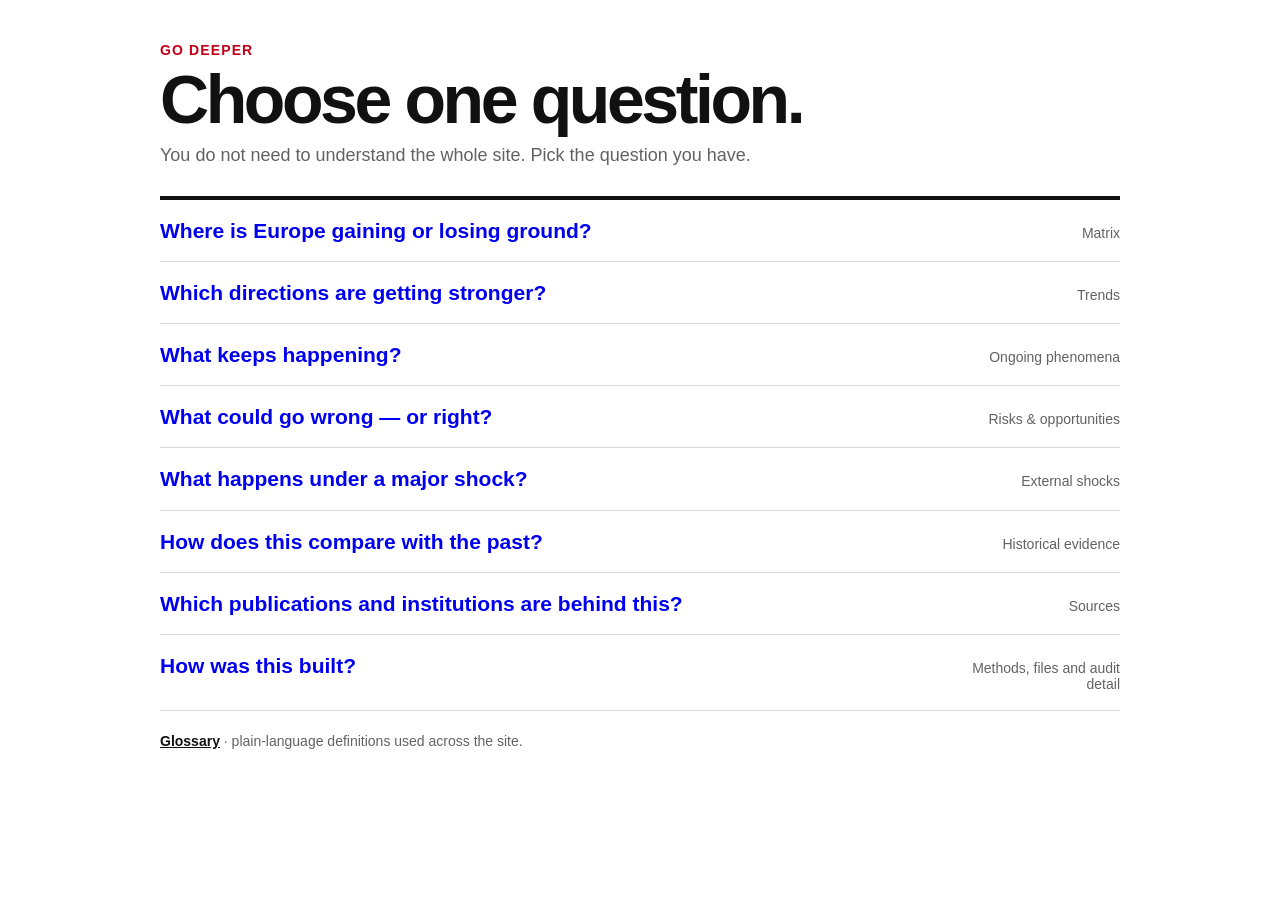
<file: explore/index.html>
<!doctype html><html lang="en"><head>
<meta http-equiv="Cache-Control" content="no-cache, no-store, must-revalidate"><meta charset="utf-8"><meta name="viewport" content="width=device-width,initial-scale=1"><meta name="robots" content="noindex,nofollow,noarchive">
<title>Go deeper · R&amp;I × Geopolitics Radar</title>
<link rel="stylesheet" href="../reform.css?v=23.1">
<!-- Regression compatibility only: reform.css?v=23.0 · site-shell.js?v=23.0 -->
</head><body class="explore-page">
<main class="explore-main">
  <section class="explore-lead"><div class="eyebrow">Go deeper</div><h1>Choose one question.</h1><p>You do not need to understand the whole site. Pick the question you have.</p></section>
  <nav class="explore-grid" aria-label="Deeper analysis">
    <a href="../frontier/quick/"><strong>Where is Europe gaining or losing ground?</strong><span>Matrix</span></a>
    <a href="../trends/"><strong>Which directions are getting stronger?</strong><span>Trends</span></a>
    <a href="../phenomena/"><strong>What keeps happening?</strong><span>Ongoing phenomena</span></a>
    <a href="../priorities/"><strong>What could go wrong — or right?</strong><span>Risks &amp; opportunities</span></a>
    <a href="../shocks/"><strong>What happens under a major shock?</strong><span>External shocks</span></a>
    <a href="../historical/"><strong>How does this compare with the past?</strong><span>Historical evidence</span></a>
    <a href="../literature/"><strong>Which publications and institutions are behind this?</strong><span>Sources</span></a>
    <a href="../stuff/"><strong>How was this built?</strong><span>Methods, files and audit detail</span></a>
  </nav>
  <p class="explore-small"><a href="../glossary/">Glossary</a> · plain-language definitions used across the site.</p>
</main>
<script src="../site-shell.js?v=23.1"></script>
</body></html>
</file>
<file: reform.css>
:root{--r-black:#0b0b0b;--r-red:#c40018;--r-line:#d8d8d8;--r-muted:#626262;--r-max:1040px;--r-page:3.1rem;--r-section:1.8rem;--r-claim:1.16rem;--r-text:1rem;--r-small:.875rem}
*{box-sizing:border-box}.calm-site{background:#fff!important;color:#111!important;font-family:Arial,Helvetica,sans-serif!important;font-size:16px!important;line-height:1.5!important}.calm-site a{color:inherit}.legacy-site-header,.legacy-site-furniture{display:none!important}.calm-header{background:var(--r-black);color:#fff;border-bottom:5px solid var(--r-red);position:relative;z-index:30}.calm-bar{width:min(calc(100% - 32px),var(--r-max));min-height:58px;margin:auto;display:flex;align-items:center;justify-content:space-between;gap:24px}.calm-brand{font-weight:900;text-decoration:none;font-size:16px;white-space:nowrap}.calm-header nav{display:flex;align-items:stretch}.calm-header nav a{min-height:58px;display:flex;align-items:center;padding:0 13px;text-decoration:none;font-size:14px;font-weight:800;border-left:1px solid rgba(255,255,255,.18)}.calm-header nav a:hover,.calm-header nav a[aria-current="page"]{background:var(--r-red)}
.calm-intro{background:#fff;border-bottom:1px solid var(--r-line)}.calm-intro-inner{width:min(calc(100% - 32px),var(--r-max));margin:auto;padding:28px 0 24px}.calm-intro h1{font-size:var(--r-page)!important;line-height:.98!important;letter-spacing:-.05em!important;margin:0!important;color:#111!important}.calm-intro p{font-size:1.05rem!important;line-height:1.45!important;color:var(--r-muted)!important;margin:10px 0 0!important;max-width:760px!important}.calm-site main,.calm-site .wrap{width:min(calc(100% - 32px),var(--r-max))!important;margin-left:auto!important;margin-right:auto!important}.calm-site main{padding-top:26px!important;padding-bottom:70px!important}
.calm-site h2{font-size:var(--r-section)!important;line-height:1.08!important;letter-spacing:-.035em!important}.calm-site h3{font-size:var(--r-claim)!important;line-height:1.25!important}.calm-site p,.calm-site li{font-size:var(--r-text)!important}.calm-site small,.calm-site .meta,.calm-site .count,.calm-site .eyebrow,.calm-site .label,.calm-site .tag{font-size:var(--r-small)!important}.calm-site .eyebrow{color:var(--r-red)!important;font-weight:900!important}.calm-site .muted{color:var(--r-muted)!important}
.depth-fold{max-width:760px;margin:26px 0;border-top:1px solid var(--r-line)}.depth-fold>summary{padding:12px 0;cursor:pointer;font-weight:800;list-style:none}.depth-fold>summary::before{content:'+ ';color:var(--r-red)}.depth-fold[open]>summary::before{content:'− '}.calm-top{position:fixed;right:14px;bottom:14px;z-index:60;border:1px solid #111;background:#fff;color:#111;padding:9px 12px;font-size:14px;font-weight:800;opacity:0;pointer-events:none}.calm-top.show{opacity:1;pointer-events:auto}.calm-top:hover{background:#111;color:#fff}
/* Surface pages: reduce chrome and let the finding lead. */
.calm-site .nav,.calm-site .core-path,.calm-site .core-flow,.calm-site .statusbar,.calm-site .scan-strip,.calm-site .site-guide,.calm-site .dashboard{display:none!important}.calm-site .summary{color:var(--r-muted)!important;margin:0 0 24px!important}.calm-site .section-head{display:block!important;margin:0 0 15px!important}.calm-site .section-head p{max-width:760px!important;color:var(--r-muted)!important}.calm-site .panel,.calm-site .pattern,.calm-site .phenomenon,.calm-site .publication,.calm-site .pub,.calm-site .term,.calm-site .entry{box-shadow:none!important;border-radius:0!important}.calm-site .panel,.calm-site .pattern,.calm-site .phenomenon{border-left:0!important;border-right:0!important}.calm-site .btn,.calm-site button,.calm-site .filter{border-radius:0!important}.calm-site .tag,.calm-site .chip,.calm-site .badge{border-radius:0!important}
/* Read at least this: one claim at a time, evidence only on request. */
.reader-calm .tree-list{display:block!important}.reader-calm .issue-chart{min-height:0!important;border:0!important;border-bottom:1px solid var(--r-line)!important;padding:20px 0!important;overflow:visible!important}.reader-calm .chart-no{position:static!important;color:var(--r-red)!important;font-size:var(--r-small)!important;font-weight:900!important;margin-bottom:7px!important}.reader-calm .tree-svg{display:none!important}.reader-calm .tree-grid{display:block!important;min-height:0!important;padding:0!important}.reader-calm .node{display:none!important}.reader-calm .node.main{display:block!important;position:static!important;margin:0!important;background:#fff!important;color:#111!important;border:0!important;padding:0!important;text-align:left!important;min-height:0!important}.reader-calm .node.main a.node-title{color:#111!important;font-size:1.28rem!important;line-height:1.2!important;font-weight:850!important;text-decoration:none!important}.reader-calm .node.main .node-what,.reader-calm .node.main .node-why{color:var(--r-muted)!important;font-size:1rem!important;line-height:1.5!important;margin-top:6px!important}.reader-calm .node.main .node-what strong,.reader-calm .node.main .node-why strong{color:#111!important}.reader-calm .node.main .node-meta{color:var(--r-muted)!important;font-size:var(--r-small)!important;margin-top:8px!important}.issue-depth{margin-top:10px!important}.issue-depth>summary{cursor:pointer;font-size:var(--r-small)!important;font-weight:850!important;list-style:none}.issue-depth>summary::before{content:'+ ';color:var(--r-red)}.issue-depth[open]>summary::before{content:'− '}.issue-depth .node.sub,.issue-depth .node.leaf{display:block!important;margin:10px 0 0 20px!important;border:0!important;border-left:3px solid #111!important;padding:8px 0 8px 12px!important;text-align:left!important}.issue-depth .node.leaf{margin-left:38px!important;border-left-color:var(--r-red)!important}
/* Risks & opportunities: one reading stream, no competing two-column wall. */
.calm-site main>.grid{display:block!important;max-width:860px!important}.calm-site .grid>.panel{border:0!important;padding:0!important;margin:0 0 46px!important}.calm-site .panel-head{border-bottom:3px solid #111!important;padding:0 0 10px!important;margin-bottom:2px!important}.calm-site .priority-main{padding:18px 0!important;grid-template-columns:30px minmax(0,1fr)!important}.calm-site .priority-what{display:none!important}.calm-site .priority-why{color:var(--r-muted)!important;margin-top:7px!important}.calm-site .priority-actions{margin-top:9px!important}.calm-site .detail{margin:0 0 14px 40px!important;border:0!important;border-left:3px solid var(--r-red)!important;background:#fff!important;padding:10px 0 10px 12px!important}
/* Phenomena: finding first; diagnostics/evidence folded. */
.calm-site .pattern{padding:22px 0!important}.calm-site .pattern .metrics{grid-template-columns:repeat(4,minmax(0,1fr))!important}.calm-site .pattern .metric{border:0!important;border-top:1px solid var(--r-line)!important;padding:10px 0!important}.pattern-depth{margin:0!important;border:0!important;border-top:1px solid var(--r-line)!important}.pattern-depth>summary{cursor:pointer;list-style:none;padding:11px 0!important;font-size:var(--r-small)!important;font-weight:850!important}.pattern-depth>summary::before{content:'+ ';color:var(--r-red)}.pattern-depth[open]>summary::before{content:'− '}.calm-site .pattern .case{border-left:3px solid #111!important;padding:9px 0 9px 12px!important}
/* Matrix: real phone collapse. */
.calm-site .matrix-wrap{max-width:100%!important}.calm-site .matrix-cell,.calm-site .cell,.calm-site .row-head,.calm-site .row,.calm-site .col-head,.calm-site .col{min-width:0!important;overflow-wrap:anywhere!important}
/* Publications/method pages: prevent sideways overflow. */
.calm-site .pub,.calm-site .publication,.calm-site .publication-list,.calm-site .say,.calm-site .matter,.calm-site .meta,.calm-site .entry,.calm-site .term,.calm-site .card{min-width:0!important;max-width:100%!important;overflow-wrap:anywhere!important}.calm-site pre,.calm-site code{max-width:100%;overflow:auto;white-space:pre-wrap;overflow-wrap:anywhere}
/* Explore index */
.explore-page{margin:0;background:#fff;color:#111;font-family:Arial,Helvetica,sans-serif}.explore-main{width:min(calc(100% - 32px),960px)!important;margin:auto!important;padding:42px 0 70px!important}.explore-lead{max-width:720px;margin-bottom:30px}.explore-lead .eyebrow{color:var(--r-red);font-size:14px;font-weight:900;text-transform:uppercase;letter-spacing:.08em}.explore-lead h1{font-size:clamp(42px,6vw,68px);line-height:.98;letter-spacing:-.05em;margin:8px 0 12px}.explore-lead p{font-size:18px;color:var(--r-muted);margin:0}.explore-grid{border-top:4px solid #111}.explore-grid a{display:grid;grid-template-columns:minmax(0,1fr) 180px;gap:20px;align-items:baseline;text-decoration:none;border-bottom:1px solid var(--r-line);padding:18px 0}.explore-grid a:hover strong{text-decoration:underline;text-decoration-color:var(--r-red);text-decoration-thickness:3px;text-underline-offset:4px}.explore-grid strong{font-size:21px;line-height:1.2}.explore-grid span{font-size:14px;color:var(--r-muted);text-align:right}.explore-small{font-size:14px!important;color:var(--r-muted);margin-top:22px}.explore-small a{font-weight:800;color:#111}
@media(max-width:760px){:root{--r-page:2.3rem;--r-section:1.55rem}.calm-bar{width:calc(100% - 24px);display:grid;grid-template-columns:1fr;gap:0;padding-top:10px}.calm-brand{padding-bottom:8px}.calm-header nav{width:100%;display:grid;grid-template-columns:1fr 1fr 1fr}.calm-header nav a{min-height:44px;padding:0 8px;justify-content:center;border-top:1px solid rgba(255,255,255,.18)}.calm-intro-inner,.calm-site main,.calm-site .wrap{width:calc(100% - 24px)!important}.calm-intro-inner{padding:20px 0 18px}.calm-site main{padding-top:18px!important}.calm-site .tools{display:grid!important;grid-template-columns:1fr 1fr!important}.calm-site .search{grid-column:1/-1!important;width:100%!important}.calm-site .filter{width:100%!important}.calm-site .pattern .metrics{grid-template-columns:1fr 1fr!important}.explore-main{width:calc(100% - 24px)!important;padding-top:28px!important}.explore-grid a{grid-template-columns:1fr;gap:4px;padding:16px 0}.explore-grid span{text-align:left}.explore-grid strong{font-size:19px}}
@media(max-width:700px){.calm-site .matrix{display:block!important;min-width:0!important;width:100%!important}.calm-site .matrix>.corner,.calm-site .matrix>.col-head,.calm-site .matrix>.col{display:none!important}.calm-site .matrix>.row-head,.calm-site .matrix>.row{display:block!important;margin-top:20px!important;padding:12px!important;border:1px solid #111!important;border-left:5px solid #111!important}.calm-site .matrix>.matrix-cell,.calm-site .matrix>.cell{display:block!important;margin:0!important;padding:14px!important;border:1px solid var(--r-line)!important;border-top:0!important;background:#fff!important}.calm-site .matrix>.matrix-cell::before,.calm-site .matrix>.cell::before{display:block!important;margin-bottom:7px!important;font-size:var(--r-small)!important;font-weight:900!important;color:var(--r-red)!important}.calm-site .matrix>.matrix-cell.A::before,.calm-site .matrix>.cell.A::before{content:'More control, stronger'}.calm-site .matrix>.matrix-cell.B::before,.calm-site .matrix>.cell.B::before{content:'More control, some cost'}.calm-site .matrix>.matrix-cell.C::before,.calm-site .matrix>.cell.C::before{content:'Stronger, but reliant'}.calm-site .matrix>.matrix-cell.D::before,.calm-site .matrix>.cell.D::before{content:'Less control, weaker'}}
/* v23.1 reader simplification: keep method/metrics available, remove dashboard-like stamps from ordinary reading. */
.calm-site .pattern>.pattern-head{padding:20px 0 16px!important;border-bottom:1px solid var(--r-line)!important}.calm-site .pattern>.pattern-head h3{font-size:clamp(22px,3vw,30px)!important;line-height:1.08!important;margin:0 0 8px!important}.calm-site .pattern>.pattern-head .claim{font-size:16px!important;line-height:1.45!important;font-weight:400!important;color:rgba(11,11,11,.72)!important;margin:0!important}.calm-site .pattern{border-left:0!important;border-right:0!important;border-bottom:0!important;border-top:5px solid #c40018!important}.calm-site .pattern.candidate{border-top-color:#777!important}.calm-site .pattern-depth>summary{padding:12px 0!important;font-size:14px!important}.calm-site .phenomenon>.head{padding:18px 0 14px!important}.calm-site .phenomenon>.head h3{font-size:25px!important}.calm-site .phenomenon .pair{gap:10px!important}.calm-site .phenomenon .pair p{font-size:15px!important;line-height:1.45!important}.calm-site .section-head p{font-size:15px!important}.calm-site .section-count{font-size:12px!important;color:rgba(11,11,11,.62)!important}
</file>
